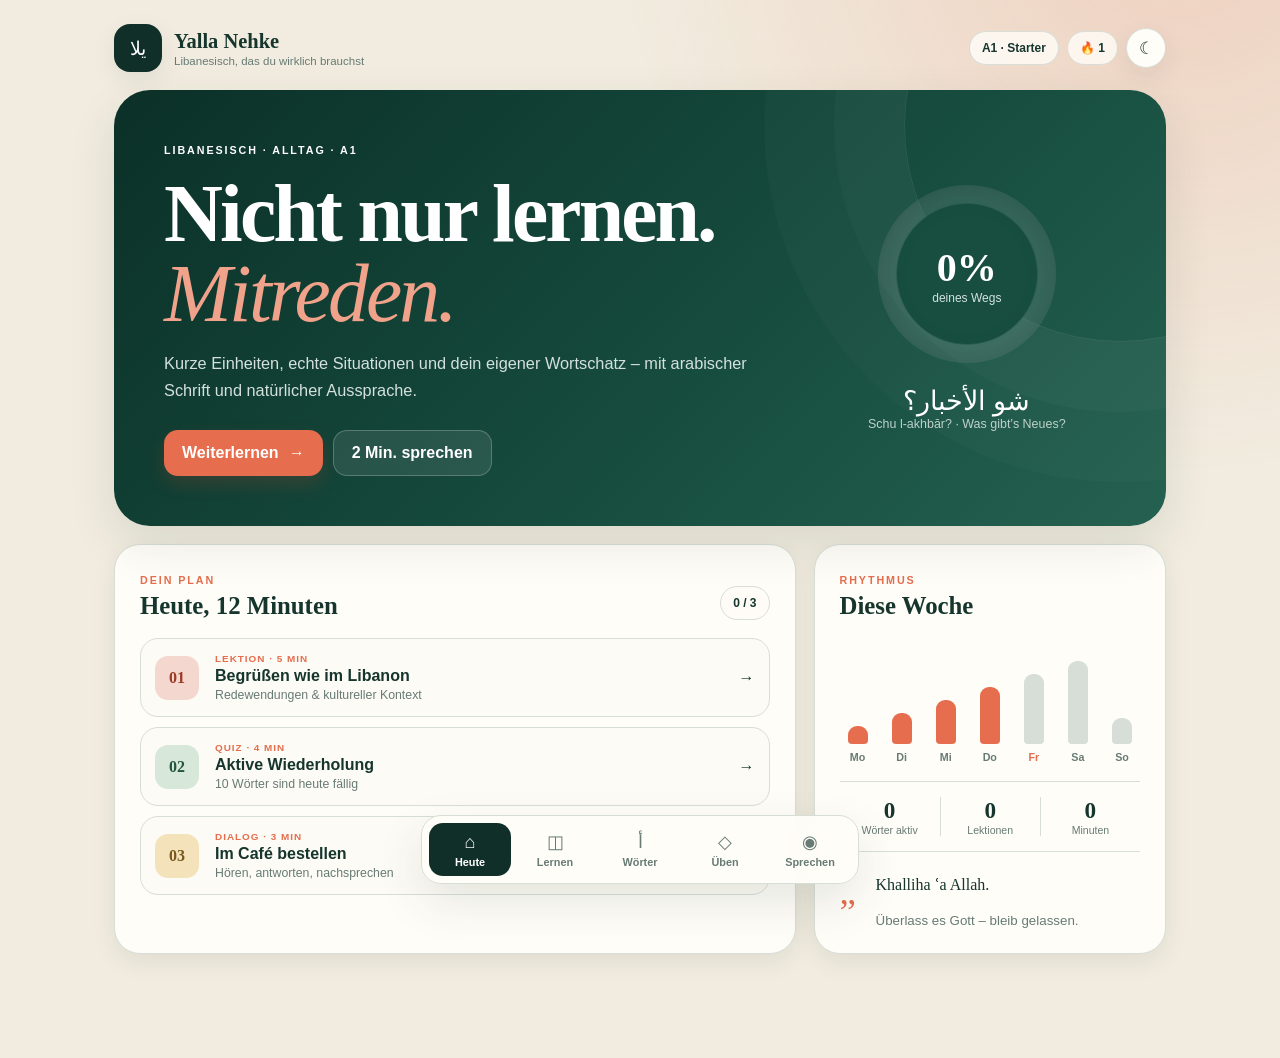
<file: index.html>
<!doctype html>
<html lang="de">
<head>
  <meta charset="UTF-8">
  <meta name="viewport" content="width=device-width, initial-scale=1, viewport-fit=cover">
  <meta id="themeColor" name="theme-color" content="#102f29">
  <meta name="description" content="Yalla Nehke – libanesisches Arabisch sprechen, verstehen, lesen und schreiben">
  <link rel="manifest" href="manifest.webmanifest?v=4">
  <link rel="icon" href="icon.svg" type="image/svg+xml">
  <link rel="stylesheet" href="styles.css?v=4">
  <script>try{document.documentElement.dataset.theme=localStorage.getItem('yalla-theme')||((matchMedia('(prefers-color-scheme: dark)').matches)?'dark':'light')}catch(e){}</script>
  <script defer src="audio-map.js?v=5"></script>
  <script defer src="app.js?v=5"></script>
  <title>Yalla Nehke – Libanesisch lernen</title>
</head>
<body>
  <header class="app-header">
    <a class="brand" href="#dashboard" data-view="dashboard" aria-label="Zur Startseite">
      <span class="brand-mark" lang="ar">يلا</span>
      <span><strong>Yalla Nehke</strong><small>Libanesisch, das du wirklich brauchst</small></span>
    </a>
    <div class="header-actions">
      <span class="level-chip">A1 · Starter</span>
      <span class="streak-chip" title="Lernserie">🔥 <b id="streakCount">1</b></span>
      <button id="themeToggle" class="icon-button" type="button" aria-label="Dunkelmodus einschalten" aria-pressed="false"><span aria-hidden="true">☾</span></button>
    </div>
  </header>

  <main class="app-shell">
    <section id="dashboard" class="view active-view" aria-labelledby="dashboardTitle">
      <div class="hero">
        <div class="hero-copy">
          <span class="kicker">LIBANESISCH · ALLTAG · A1</span>
          <h1 id="dashboardTitle">Nicht nur lernen.<br><em>Mitreden.</em></h1>
          <p>Kurze Einheiten, echte Situationen und dein eigener Wortschatz – mit arabischer Schrift und natürlicher Aussprache.</p>
          <div class="hero-actions">
            <button class="button primary" data-view="learn">Weiterlernen <span>→</span></button>
            <button class="button ghost-on-dark" data-view="speak">2 Min. sprechen</button>
          </div>
        </div>
        <div class="hero-progress" aria-label="Gesamtfortschritt">
          <div class="progress-ring" id="progressRing"><strong id="progressPercent">0%</strong><small>deines Wegs</small></div>
          <div class="hero-word" lang="ar" dir="rtl">شو الأخبار؟</div>
          <span>Schu l-akhbār? · Was gibt’s Neues?</span>
        </div>
      </div>

      <div class="dashboard-grid">
        <section class="panel daily-panel">
          <div class="section-head">
            <div><span class="kicker coral">DEIN PLAN</span><h2>Heute, 12 Minuten</h2></div>
            <span class="counter" id="dailyCounter">0 / 3</span>
          </div>
          <div class="route-list">
            <button class="route-card" data-view="learn">
              <span class="route-icon coral-bg">01</span><span><small>LEKTION · 5 MIN</small><strong>Begrüßen wie im Libanon</strong><em>Redewendungen & kultureller Kontext</em></span><b>→</b>
            </button>
            <button class="route-card" data-view="practice">
              <span class="route-icon mint-bg">02</span><span><small>QUIZ · 4 MIN</small><strong>Aktive Wiederholung</strong><em id="dueWords">10 Wörter sind heute fällig</em></span><b>→</b>
            </button>
            <button class="route-card" data-view="speak">
              <span class="route-icon gold-bg">03</span><span><small>DIALOG · 3 MIN</small><strong>Im Café bestellen</strong><em>Hören, antworten, nachsprechen</em></span><b>→</b>
            </button>
          </div>
        </section>

        <aside class="panel week-panel">
          <div class="section-head"><div><span class="kicker coral">RHYTHMUS</span><h2>Diese Woche</h2></div></div>
          <div class="week-chart" id="weekChart"></div>
          <div class="mini-stats">
            <div><strong id="knownStat">0</strong><span>Wörter aktiv</span></div>
            <div><strong id="lessonStat">0</strong><span>Lektionen</span></div>
            <div><strong id="minuteStat">0</strong><span>Minuten</span></div>
          </div>
          <blockquote><span>„</span><p>Khalliha ʿa Allah.</p><small>Überlass es Gott – bleib gelassen.</small></blockquote>
        </aside>
      </div>
    </section>

    <section id="learn" class="view" aria-labelledby="learnTitle">
      <div class="page-intro">
        <div><span class="kicker coral">DEIN LERNWEG</span><h1 id="learnTitle">Vom ersten Marhaba<br>zum echten Gespräch.</h1></div>
        <div class="path-summary"><strong id="pathProgress">0 / 6</strong><span>Module abgeschlossen</span></div>
      </div>
      <div class="module-grid" id="moduleGrid"></div>
      <section class="panel phrase-bank">
        <div class="section-head"><div><span class="kicker coral">SOFORT NÜTZLICH</span><h2>Sätze für heute</h2></div><span class="soft-chip">Tippen zum Hören</span></div>
        <div id="dailyPhrases" class="phrase-grid"></div>
      </section>
    </section>

    <section id="vocab" class="view" aria-labelledby="vocabTitle">
      <div class="page-intro compact">
        <div><span class="kicker coral">DEINE WORTWELT</span><h1 id="vocabTitle">Wörter sammeln.<br>Zusammenhänge sehen.</h1></div>
        <div class="intro-actions"><button class="button secondary" id="startCards">Lernkarten</button><button class="button primary" id="addWord">+ Eigenes Wort</button></div>
      </div>
      <div class="vocab-toolbar panel">
        <label class="search-field"><span>⌕</span><input id="wordSearch" type="search" placeholder="Arabisch, Lautschrift oder Deutsch suchen"></label>
        <div id="categoryFilters" class="filter-row"></div>
      </div>
      <section id="flashcardArea" class="flashcard-area" hidden>
        <div class="flashcard" id="flashcard">
          <span class="kicker">LERNKARTE <b id="cardPosition"></b></span>
          <button class="sound-button" id="speakCard" aria-label="Wort anhören">▶</button>
          <p class="card-arabic" id="cardArabic" lang="ar" dir="rtl"></p>
          <p class="card-latin" id="cardLatin"></p>
          <div id="cardAnswer" class="card-answer" hidden><strong id="cardGerman"></strong><p id="cardExample"></p></div>
          <button class="button light-wide" id="revealCard">Bedeutung zeigen</button>
          <div id="cardRatings" class="rating-row" hidden><button data-rating="again">↺ Nochmal</button><button data-rating="hard">◔ Schwierig</button><button data-rating="known">✓ Gewusst</button></div>
        </div>
      </section>
      <div class="vocab-meta"><span id="vocabCount"></span><span><b class="status-dot"></b> Lokal auf deinem Gerät gespeichert</span></div>
      <div id="wordList" class="word-table"></div>
    </section>

    <section id="practice" class="view" aria-labelledby="practiceTitle">
      <div class="page-intro compact">
        <div><span class="kicker coral">AKTIV ABRUFEN</span><h1 id="practiceTitle">Üben, bis es sitzt.</h1></div>
        <div class="segmented" role="tablist"><button class="active" data-practice="quiz">Wortquiz</button><button data-practice="script">Schrift</button></div>
      </div>
      <section id="quizPanel" class="practice-panel active-practice">
        <div class="quiz-layout">
          <div class="quiz-card panel">
            <div class="quiz-top"><span class="kicker coral">WAS BEDEUTET DAS?</span><span id="quizScore">0 richtig</span></div>
            <button class="sound-button dark" id="speakQuiz" aria-label="Quizwort anhören">▶</button>
            <p id="quizArabic" class="quiz-arabic" lang="ar" dir="rtl"></p>
            <p id="quizLatin" class="quiz-latin"></p>
            <div id="quizOptions" class="quiz-options"></div>
            <p id="quizFeedback" class="quiz-feedback" aria-live="polite"></p>
            <button id="nextQuiz" class="button primary" hidden>Nächste Frage →</button>
          </div>
          <aside class="panel coach-card"><span class="coach-icon">✦</span><span class="kicker coral">LERN-TIPP</span><h2>Erst laut sagen,<br>dann antworten.</h2><p>Aktives Erinnern und lautes Sprechen verankern Wörter besser als bloßes Wiederlesen.</p><div class="score-block"><strong id="sessionScore">0 / 0</strong><span>in dieser Runde</span></div></aside>
        </div>
      </section>
      <section id="scriptPanel" class="practice-panel">
        <div class="panel script-course">
          <div class="section-head"><div><span class="kicker coral">ARABISCHE SCHRIFT</span><h2>Buchstaben erkennen und verbinden</h2></div><span class="soft-chip">10 Starter</span></div>
          <div id="letterGrid" class="letter-grid"></div>
          <div id="letterDetail" class="letter-detail"><div class="big-letter" lang="ar">ا</div><div><span class="kicker coral">ALIF</span><h3>ا · ā / a</h3><p>Alif verbindet sich nicht mit dem folgenden Buchstaben. Tippe einen Buchstaben an, um seine Formen zu sehen.</p></div></div>
        </div>
      </section>
    </section>

    <section id="speak" class="view" aria-labelledby="speakTitle">
      <div class="page-intro compact">
        <div><span class="kicker coral">DIALOGTRAINER</span><h1 id="speakTitle">Rein in die Situation.</h1></div>
        <button id="playDialogue" class="button secondary">▶ Dialog anhören</button>
      </div>
      <div id="scenarioTabs" class="scenario-tabs"></div>
      <div class="speak-layout">
        <section class="phone panel">
          <div class="phone-head"><span class="avatar">ر</span><div><strong id="scenarioPartner">Rami</strong><small id="scenarioPlace">Café in Beirut</small></div><span class="live-dot">● LIVE</span></div>
          <div id="conversation" class="conversation"></div>
          <div id="responseOptions" class="response-options"></div>
        </section>
        <aside class="panel pronunciation-card">
          <span class="kicker coral">AUSSPRACHE</span><h2>Sprich deinen Satz</h2><p id="targetPhrase">Wähle im Dialog eine Antwort aus.</p>
          <button id="recordButton" class="record-button"><span>●</span><b>Aufnahme starten</b></button>
          <div id="speechResult" class="speech-result" aria-live="polite">Deine erkannte Antwort erscheint hier.</div>
          <p class="privacy-note">Die Aufnahme wird nur vom Sprachdienst deines Browsers verarbeitet und von dieser App nicht gespeichert.</p>
        </aside>
      </div>
    </section>
  </main>

  <nav class="bottom-nav" aria-label="Hauptnavigation">
    <button class="active" data-view="dashboard"><span>⌂</span><b>Heute</b></button>
    <button data-view="learn"><span>◫</span><b>Lernen</b></button>
    <button data-view="vocab"><span>أ</span><b>Wörter</b></button>
    <button data-view="practice"><span>◇</span><b>Üben</b></button>
    <button data-view="speak"><span>◉</span><b>Sprechen</b></button>
  </nav>

  <dialog id="wordDialog" class="modal">
    <form id="wordForm">
      <div class="modal-head"><div><span class="kicker coral">PERSÖNLICHER WORTSCHATZ</span><h2>Neues Wort</h2></div><button type="button" data-close="wordDialog" aria-label="Schließen">×</button></div>
      <label>Arabisch<input id="arabicInput" lang="ar" dir="rtl" required placeholder="مثلاً: مرحبا"></label>
      <label>Lautschrift<input id="latinInput" required placeholder="Marhaba"></label>
      <label>Deutsch<input id="germanInput" required placeholder="Hallo"></label>
      <label>Kategorie<select id="categoryInput"><option>Eigene Wörter</option><option>Begrüßung</option><option>Familie</option><option>Essen & Café</option><option>Unterwegs</option></select></label>
      <button class="button primary wide" type="submit">Wort speichern</button>
    </form>
  </dialog>

  <dialog id="lessonDialog" class="modal lesson-modal">
    <div id="lessonContent"></div>
  </dialog>
  <div id="toast" class="toast" role="status" aria-live="polite"></div>
</body>
</html>
</file>
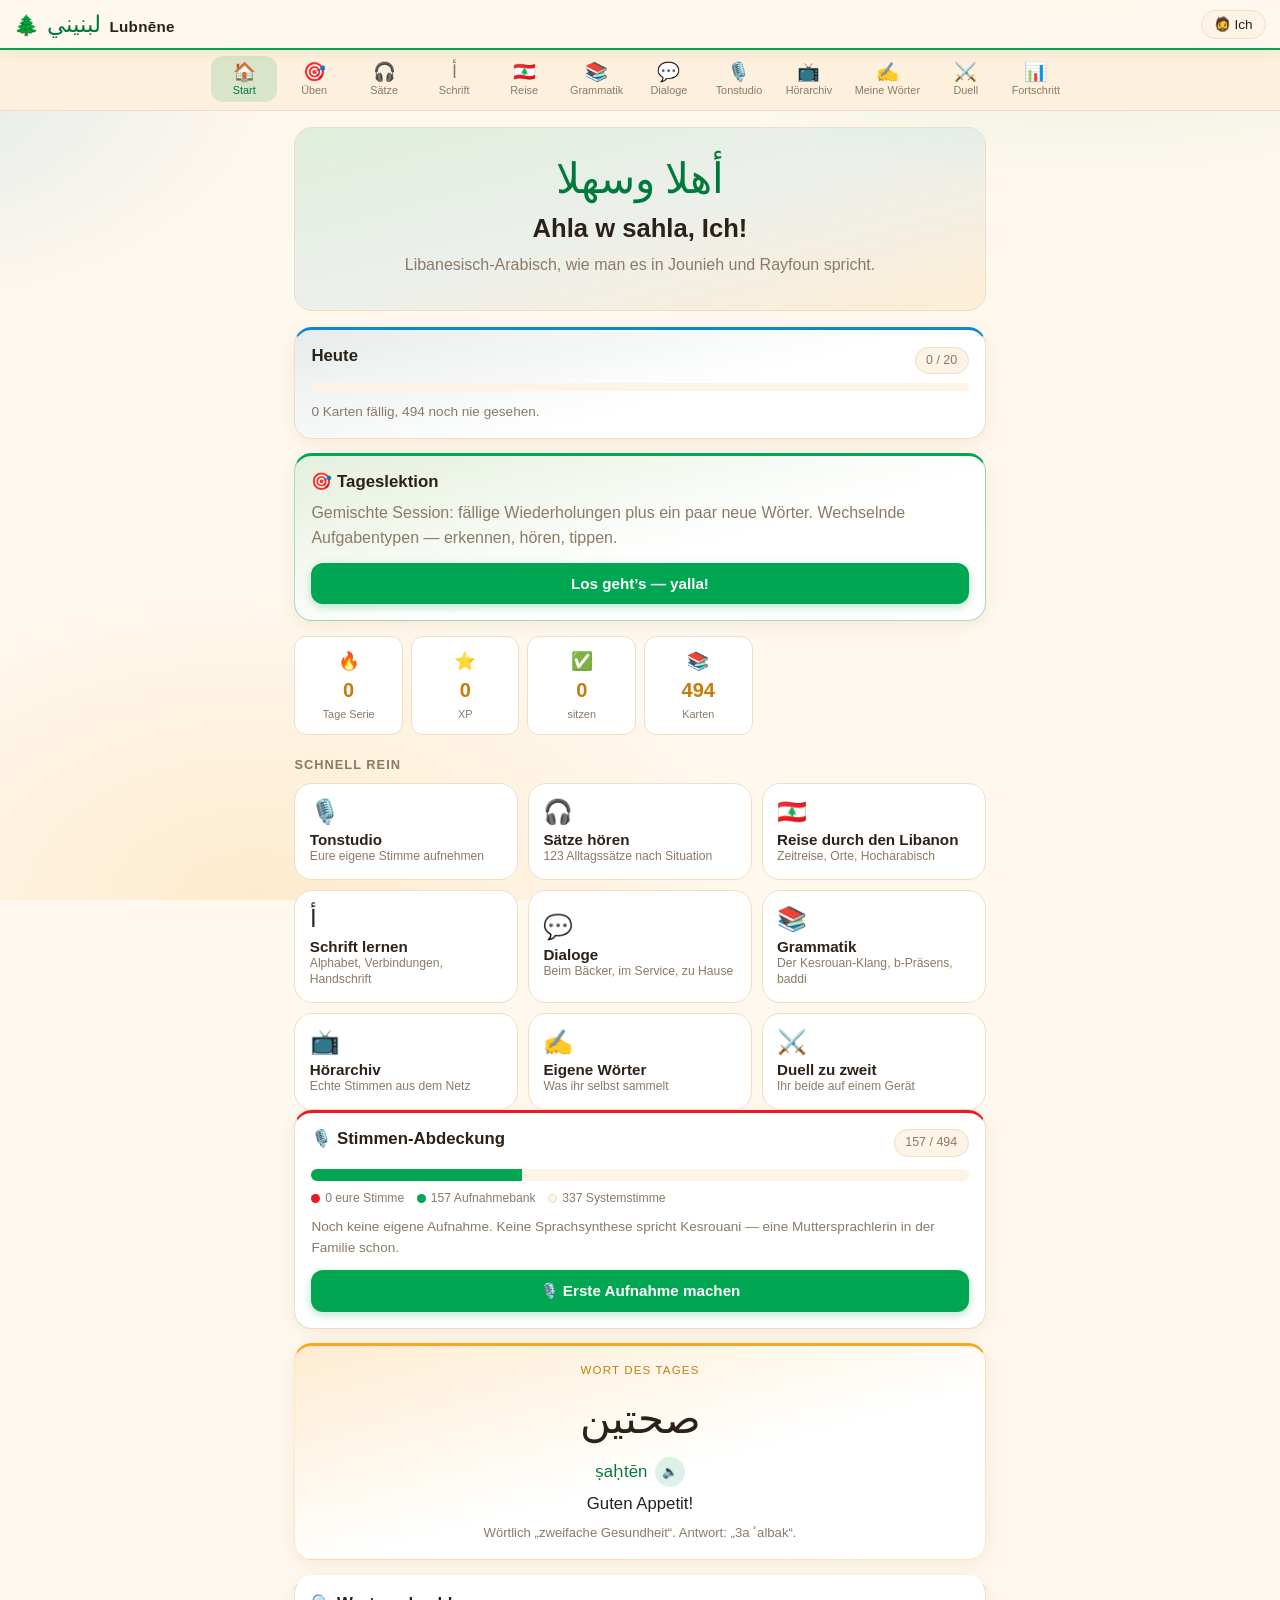
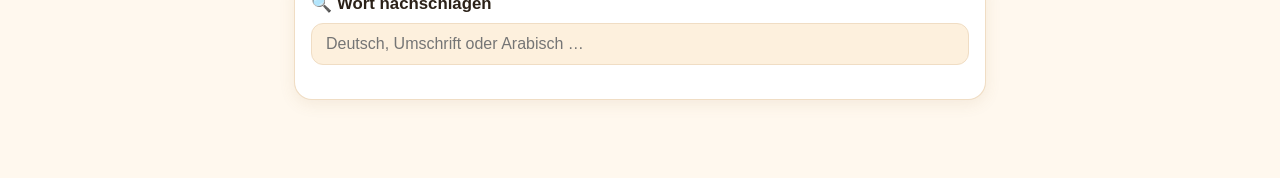
<file: lubnene/index.html>
<!DOCTYPE html>
<html lang="de">
<head>
<meta charset="utf-8">
<meta name="viewport" content="width=device-width, initial-scale=1, viewport-fit=cover">
<meta name="theme-color" content="#00a651">
<title>لبنيني · Lubnēne — Libanesisch-Arabisch lernen</title>
<meta name="description" content="Libanesisch-Arabisch lernen, wie man es in Jounieh und Rayfoun spricht.">
<link rel="manifest" href="manifest.webmanifest">
<meta name="apple-mobile-web-app-capable" content="yes">
<meta name="apple-mobile-web-app-status-bar-style" content="default">
<link rel="stylesheet" href="assets/css/app.css">
<link rel="icon" href="data:image/svg+xml,<svg xmlns='http://www.w3.org/2000/svg' viewBox='0 0 100 100'><text y='.9em' font-size='90'>🌲</text></svg>">
</head>
<body>

<header class="topbar">
  <button class="brand" data-nav="#/home">
    <span class="brand-cedar" aria-hidden="true">🌲</span>
    <span class="brand-ar">لبنيني</span>
    <span class="brand-de">Lubnēne</span>
  </button>
  <div class="topbar-right">
    <div class="streak" id="topStreak" title="Serie"></div>
    <button class="profile-chip" id="profileChip" title="Profil wechseln"></button>
  </div>
</header>

<nav class="tabbar" id="tabbar">
  <button data-nav="#/home"><span>🏠</span>Start</button>
  <button data-nav="#/learn"><span>🎯</span>Üben</button>
  <button data-nav="#/saetze"><span>🎧</span>Sätze</button>
  <button data-nav="#/alphabet"><span>ﺃ</span>Schrift</button>
  <button data-nav="#/reise"><span>🇱🇧</span>Reise</button>
  <button data-nav="#/grammar"><span>📚</span>Grammatik</button>
  <button data-nav="#/dialogues"><span>💬</span>Dialoge</button>
  <button data-nav="#/studio"><span>🎙️</span>Tonstudio</button>
  <button data-nav="#/hoeren"><span>📺</span>Hörarchiv</button>
  <button data-nav="#/mywords"><span>✍️</span>Meine Wörter</button>
  <button data-nav="#/duel"><span>⚔️</span>Duell</button>
  <button data-nav="#/stats"><span>📊</span>Fortschritt</button>
</nav>

<main id="view" class="view"></main>

<div class="modal-backdrop" id="modalBackdrop" hidden>
  <div class="modal" id="modal" role="dialog" aria-modal="true"></div>
</div>

<div class="toast" id="toast" hidden></div>

<!-- Echte Aufnahmen aus dem Projektbestand -->
<script src="../audio-map-v6.js"></script>

<!-- Daten -->
<script src="assets/js/data/alphabet.js"></script>
<script src="assets/js/data/vocab-core.js"></script>
<script src="assets/js/data/vocab-plus.js"></script>
<script src="assets/js/data/audio-phrases.js"></script>
<script src="assets/js/data/grammar.js"></script>
<script src="assets/js/data/dialogues.js"></script>
<script src="assets/js/data/verbs.js"></script>
<script src="assets/js/data/journey.js"></script>

<!-- Kern -->
<script src="assets/js/core/util.js"></script>
<script src="assets/js/core/store.js"></script>
<script src="assets/js/core/srs.js"></script>
<script src="assets/js/core/tts.js"></script>
<script src="assets/js/core/phonetics.js"></script>
<script src="assets/js/core/audio.js"></script>
<script src="assets/js/core/recorder.js"></script>
<script src="assets/js/core/keyboard.js"></script>
<script src="assets/js/core/items.js"></script>

<!-- Ansichten -->
<script src="assets/js/views/home.js"></script>
<script src="assets/js/views/learn.js"></script>
<script src="assets/js/views/drill.js"></script>
<script src="assets/js/views/phrases.js"></script>
<script src="assets/js/views/alphabet.js"></script>
<script src="assets/js/views/journey.js"></script>
<script src="assets/js/views/studio.js"></script>
<script src="assets/js/views/listening.js"></script>
<script src="assets/js/views/grammar.js"></script>
<script src="assets/js/views/dialogues.js"></script>
<script src="assets/js/views/mywords.js"></script>
<script src="assets/js/views/duel.js"></script>
<script src="assets/js/views/stats.js"></script>

<script src="assets/js/app.js"></script>
<script>
if ('serviceWorker' in navigator) {
  window.addEventListener('load', function () {
    navigator.serviceWorker.register('sw.js').catch(function () { /* offline ist optional */ });
  });
}
</script>
</body>
</html>
</file>
<file: styles.css>
:root{color-scheme:light;--bg:#f1ecdf;--surface:#fffdf8;--surface-2:#e8efe6;--ink:#15352d;--muted:#677b74;--forest:#102f29;--forest-2:#1e5145;--coral:#e66d4d;--gold:#e6b85c;--mint:#bad8c2;--line:#d7ded7;--shadow:0 18px 48px rgba(27,55,46,.11);--soft-shadow:0 8px 24px rgba(27,55,46,.08)}
html[data-theme="dark"]{color-scheme:dark;--bg:#091915;--surface:#122721;--surface-2:#19372f;--ink:#f1f8f4;--muted:#a4bbb3;--forest:#0d2923;--forest-2:#286556;--coral:#f18768;--gold:#e8bd67;--mint:#315c4f;--line:#29463e;--shadow:0 20px 50px rgba(0,0,0,.34);--soft-shadow:0 9px 26px rgba(0,0,0,.25)}
*{box-sizing:border-box}html{background:var(--bg);color:var(--ink);font-family:Inter,ui-sans-serif,-apple-system,BlinkMacSystemFont,"Segoe UI",sans-serif;scroll-behavior:smooth}body{margin:0;min-height:100vh;padding:env(safe-area-inset-top) 0 calc(104px + env(safe-area-inset-bottom));background:radial-gradient(circle at 92% -8%,color-mix(in srgb,var(--coral) 22%,transparent),transparent 34%),var(--bg);transition:background-color .25s,color .25s}button,input,select{font:inherit}button{cursor:pointer}button:focus-visible,input:focus-visible,select:focus-visible{outline:3px solid color-mix(in srgb,var(--coral) 50%,transparent);outline-offset:2px}.app-header{max-width:1100px;margin:auto;padding:24px 24px 18px;display:flex;align-items:center;justify-content:space-between;gap:18px}.brand{display:flex;align-items:center;gap:12px;color:var(--ink);text-decoration:none}.brand-mark{width:48px;height:48px;display:grid;place-items:center;border-radius:16px;background:var(--forest);color:#fff;font-family:Georgia,serif;font-size:1.2rem;box-shadow:var(--soft-shadow)}.brand strong,.brand small{display:block}.brand strong{font-family:Georgia,serif;font-size:1.28rem}.brand small{color:var(--muted);font-size:.72rem;margin-top:2px}.header-actions{display:flex;align-items:center;gap:8px}.level-chip,.streak-chip,.soft-chip,.counter{border:1px solid var(--line);background:color-mix(in srgb,var(--surface) 82%,transparent);padding:9px 12px;border-radius:999px;font-size:.75rem;font-weight:800}.icon-button{width:40px;height:40px;border-radius:50%;border:1px solid var(--line);background:var(--surface);color:var(--ink);box-shadow:var(--soft-shadow);font-size:1.05rem}.app-shell{max-width:1100px;margin:auto;padding:0 24px}.view{display:none}.active-view{display:block}.hero{min-height:400px;display:grid;grid-template-columns:1.35fr .65fr;align-items:center;gap:34px;padding:50px;border-radius:36px;color:#fff;background:linear-gradient(135deg,#0b3028,#174e40 62%,#256150);box-shadow:var(--shadow);overflow:hidden;position:relative}.hero:before{content:"";position:absolute;width:430px;height:430px;border:1px solid rgba(255,255,255,.09);border-radius:50%;right:-170px;top:-180px;box-shadow:0 0 0 70px rgba(255,255,255,.025),0 0 0 140px rgba(255,255,255,.018)}.hero-copy,.hero-progress{position:relative;z-index:1}.kicker{font-size:.67rem;font-weight:900;letter-spacing:.18em}.kicker.coral{color:var(--coral)}.hero h1,.page-intro h1{font-family:Georgia,serif;line-height:.98;letter-spacing:-.035em}.hero h1{font-size:clamp(2.7rem,7vw,5.1rem);margin:16px 0}.hero h1 em{color:#f1a28a;font-weight:400}.hero-copy>p{max-width:590px;color:#d4e1dc;line-height:1.65;font-size:1.02rem}.hero-actions,.intro-actions{display:flex;gap:10px;flex-wrap:wrap;margin-top:26px}.button{border:0;border-radius:14px;padding:13px 18px;font-weight:850;display:inline-flex;align-items:center;justify-content:center;gap:10px}.button.primary{background:var(--coral);color:#fff;box-shadow:0 8px 18px rgba(196,73,44,.2)}.button.secondary{background:var(--forest);color:#fff}.ghost-on-dark{background:rgba(255,255,255,.09);border:1px solid rgba(255,255,255,.22);color:#fff}.hero-progress{text-align:center;display:grid;justify-items:center}.progress-ring{--progress:0deg;width:178px;height:178px;border-radius:50%;display:grid;place-content:center;background:radial-gradient(circle closest-side,#174e40 78%,transparent 80%),conic-gradient(#f08a69 var(--progress),rgba(255,255,255,.12) 0);box-shadow:inset 0 0 30px rgba(0,0,0,.15)}.progress-ring strong,.progress-ring small{display:block}.progress-ring strong{font-family:Georgia,serif;font-size:2.5rem}.progress-ring small{color:#d2e3dc;font-size:.75rem}.hero-word{font-family:Georgia,serif;font-size:1.7rem;margin-top:22px}.hero-progress>span{color:#bdd2ca;font-size:.78rem}.dashboard-grid{display:grid;grid-template-columns:1.45fr .75fr;gap:18px;margin-top:18px}.panel{background:var(--surface);border:1px solid var(--line);border-radius:26px;box-shadow:var(--soft-shadow)}.daily-panel,.week-panel,.phrase-bank,.vocab-toolbar,.script-course,.quiz-card,.coach-card,.pronunciation-card{padding:25px}.section-head{display:flex;align-items:flex-end;justify-content:space-between;gap:14px;margin-bottom:18px}.section-head h2{font-family:Georgia,serif;margin:4px 0 0;font-size:1.55rem}.route-list{display:grid;gap:10px}.route-card{width:100%;display:grid;grid-template-columns:46px 1fr auto;align-items:center;gap:14px;border:1px solid var(--line);background:color-mix(in srgb,var(--surface) 86%,var(--bg));color:var(--ink);border-radius:18px;padding:14px;text-align:left}.route-card:hover{transform:translateY(-1px);box-shadow:var(--soft-shadow)}.route-card span>*{display:block}.route-card small{color:var(--coral);font-size:.62rem;letter-spacing:.1em;font-weight:900}.route-card strong{margin:3px 0}.route-card em{font-style:normal;color:var(--muted);font-size:.77rem}.route-icon{width:44px;height:44px;border-radius:13px;display:grid;place-items:center;font-family:Georgia,serif;font-weight:800}.coral-bg{background:#f4d7ce;color:#9b3b26}.mint-bg{background:#d7e8da;color:#24533f}.gold-bg{background:#f4e3ba;color:#76581f}html[data-theme="dark"] .coral-bg{background:#563127;color:#ffb39d}html[data-theme="dark"] .mint-bg{background:#294d42;color:#c6e8d7}html[data-theme="dark"] .gold-bg{background:#4b4025;color:#f5d890}.week-chart{height:125px;display:flex;align-items:end;justify-content:space-between;gap:8px;padding-top:12px}.day-bar{flex:1;display:grid;justify-items:center;gap:7px;color:var(--muted);font-size:.67rem}.day-bar i{width:100%;max-width:20px;min-height:8px;border-radius:9px 9px 4px 4px;background:var(--line)}.day-bar.done i{background:var(--coral)}.day-bar.today b{color:var(--coral)}.mini-stats{display:grid;grid-template-columns:repeat(3,1fr);border-top:1px solid var(--line);border-bottom:1px solid var(--line);margin:18px 0;padding:15px 0}.mini-stats div{text-align:center}.mini-stats div+div{border-left:1px solid var(--line)}.mini-stats strong,.mini-stats span{display:block}.mini-stats strong{font-family:Georgia,serif;font-size:1.45rem}.mini-stats span{color:var(--muted);font-size:.66rem}.week-panel blockquote{margin:0;display:grid;grid-template-columns:28px 1fr;column-gap:8px}.week-panel blockquote>span{font-family:Georgia,serif;font-size:2.3rem;color:var(--coral)}.week-panel blockquote p{font-family:Georgia,serif;margin:5px 0}.week-panel blockquote small{grid-column:2;color:var(--muted)}.page-intro{display:flex;justify-content:space-between;align-items:end;gap:30px;padding:42px 4px 28px}.page-intro.compact{padding-top:28px}.page-intro h1{font-size:clamp(2.25rem,5vw,4.1rem);margin:10px 0 0}.path-summary{text-align:right}.path-summary strong,.path-summary span{display:block}.path-summary strong{font-family:Georgia,serif;font-size:1.8rem}.path-summary span{color:var(--muted);font-size:.75rem}.module-grid{display:grid;grid-template-columns:repeat(3,1fr);gap:14px;margin-bottom:18px}.module-card{position:relative;min-height:240px;padding:24px;border:1px solid var(--line);background:var(--surface);color:var(--ink);border-radius:25px;text-align:left;overflow:hidden;box-shadow:var(--soft-shadow)}.module-card:hover{transform:translateY(-3px)}.module-card.completed:after{content:"✓";position:absolute;right:18px;top:18px;width:28px;height:28px;border-radius:50%;display:grid;place-items:center;background:var(--mint);font-weight:900}.module-index{font-family:Georgia,serif;font-size:3.2rem;color:color-mix(in srgb,var(--coral) 60%,transparent)}.module-card h3{font-family:Georgia,serif;font-size:1.45rem;margin:18px 0 7px}.module-card p{color:var(--muted);line-height:1.5;font-size:.84rem}.module-meta{position:absolute;left:24px;right:24px;bottom:20px;display:flex;justify-content:space-between;color:var(--muted);font-size:.7rem;font-weight:800}.phrase-bank{margin-bottom:20px}.phrase-grid{display:grid;grid-template-columns:repeat(3,1fr);gap:10px}.phrase-button{border:1px solid var(--line);border-radius:17px;background:var(--bg);color:var(--ink);padding:16px;text-align:left}.phrase-button strong,.phrase-button span,.phrase-button small{display:block}.phrase-button strong{font-family:Georgia,serif;font-size:1.45rem}.phrase-button span{font-weight:750;margin:7px 0 3px}.phrase-button small{color:var(--muted)}.vocab-toolbar{display:flex;align-items:center;gap:16px;margin-bottom:16px}.search-field{flex:1;display:flex;align-items:center;gap:10px;border:1px solid var(--line);background:var(--bg);border-radius:14px;padding:0 14px}.search-field input{width:100%;border:0;background:transparent;color:var(--ink);padding:13px 0;outline:0}.filter-row{display:flex;gap:6px;flex-wrap:wrap}.filter-row button,.scenario-tabs button,.segmented button{border:1px solid var(--line);background:transparent;color:var(--muted);padding:9px 12px;border-radius:999px;font-size:.74rem;font-weight:800}.filter-row button.active,.scenario-tabs button.active,.segmented button.active{background:var(--forest);border-color:var(--forest);color:#fff}.vocab-meta{display:flex;justify-content:space-between;color:var(--muted);font-size:.73rem;margin:15px 4px}.status-dot{display:inline-block;width:7px;height:7px;border-radius:50%;background:#4aa773;margin-right:5px}.word-table{display:grid;gap:8px}.word-row{display:grid;grid-template-columns:1.25fr 1fr 1.5fr auto;align-items:center;gap:16px;padding:14px 18px;border:1px solid var(--line);background:var(--surface);border-radius:17px}.word-row .arabic{font-family:Georgia,serif;font-size:1.5rem}.word-row .latin{font-weight:750}.word-row .translation{color:var(--muted)}.word-actions{display:flex;gap:5px}.word-actions button,.sound-mini{width:34px;height:34px;border-radius:50%;border:1px solid var(--line);background:transparent;color:var(--ink)}.empty-state{padding:45px;text-align:center;color:var(--muted)}.flashcard-area{margin-bottom:18px}.flashcard{max-width:580px;margin:auto;padding:28px;text-align:center;border-radius:30px;background:linear-gradient(145deg,#103a31,#1d5a4c);color:#fff;box-shadow:var(--shadow);position:relative}.sound-button{position:absolute;right:20px;top:20px;width:42px;height:42px;border-radius:50%;border:1px solid rgba(255,255,255,.2);background:rgba(255,255,255,.08);color:#fff}.card-arabic{font-family:Georgia,serif;font-size:3.6rem;margin:32px 0 7px}.card-latin{color:#c8ddd5;font-weight:750}.card-answer{padding:16px 0}.card-answer strong{font-size:1.35rem}.card-answer p{color:#c8ddd5}.light-wide{width:100%;background:#fff;color:#123a31}.rating-row{display:grid;grid-template-columns:repeat(3,1fr);gap:8px}.rating-row button{border:1px solid rgba(255,255,255,.2);background:rgba(255,255,255,.08);color:#fff;border-radius:13px;padding:12px}.segmented{display:flex;background:var(--surface);border:1px solid var(--line);border-radius:999px;padding:4px}.segmented button{border:0}.practice-panel{display:none}.active-practice{display:block}.quiz-layout,.speak-layout{display:grid;grid-template-columns:1.4fr .6fr;gap:16px}.quiz-card{position:relative;text-align:center;min-height:485px}.quiz-top{display:flex;justify-content:space-between;color:var(--muted);font-size:.75rem}.sound-button.dark{background:var(--forest);top:72px}.quiz-arabic{font-family:Georgia,serif;font-size:4.4rem;margin:50px 0 4px}.quiz-latin{color:var(--muted);font-weight:750}.quiz-options{display:grid;grid-template-columns:1fr 1fr;gap:9px;margin:30px 0 12px}.quiz-options button{border:1px solid var(--line);background:var(--bg);color:var(--ink);border-radius:14px;padding:15px;font-weight:800}.quiz-options button.correct{background:#d8eddd;border-color:#79b889;color:#194d2b}.quiz-options button.wrong{background:#f5d9d1;border-color:#d88670;color:#7a2c1a}.quiz-feedback{min-height:22px;color:var(--muted);font-weight:750}.coach-card{background:var(--forest);color:#fff}.coach-icon{display:block;font-size:2rem;color:var(--gold);margin-bottom:24px}.coach-card h2{font-family:Georgia,serif;font-size:1.75rem}.coach-card p{color:#c3d5ce;line-height:1.6}.score-block{border-top:1px solid rgba(255,255,255,.16);margin-top:35px;padding-top:20px}.score-block strong,.score-block span{display:block}.score-block strong{font-family:Georgia,serif;font-size:2rem}.score-block span{color:#b8ccc4}.script-course{margin-bottom:20px}.letter-grid{display:grid;grid-template-columns:repeat(10,1fr);gap:7px}.letter-button{aspect-ratio:1;border:1px solid var(--line);background:var(--bg);color:var(--ink);border-radius:14px;font-family:Georgia,serif;font-size:1.8rem}.letter-button.active{background:var(--coral);color:#fff;border-color:var(--coral)}.letter-detail{margin-top:20px;padding:25px;border-radius:20px;background:var(--surface-2);display:grid;grid-template-columns:120px 1fr;align-items:center;gap:25px}.big-letter{font-family:Georgia,serif;font-size:6rem;text-align:center}.letter-detail h3{font-family:Georgia,serif;font-size:1.6rem;margin:6px 0}.letter-detail p{color:var(--muted);line-height:1.6}.scenario-tabs{display:flex;gap:7px;overflow-x:auto;padding:2px 2px 14px}.phone{overflow:hidden}.phone-head{display:flex;align-items:center;gap:12px;padding:17px 20px;border-bottom:1px solid var(--line)}.avatar{width:42px;height:42px;border-radius:50%;display:grid;place-items:center;background:var(--mint);font-family:Georgia,serif;font-size:1.3rem}.phone-head strong,.phone-head small{display:block}.phone-head small{color:var(--muted)}.live-dot{margin-left:auto;color:#55a875;font-size:.65rem;font-weight:900}.conversation{min-height:390px;max-height:440px;overflow-y:auto;padding:20px;display:flex;flex-direction:column;gap:12px;background:color-mix(in srgb,var(--surface) 86%,var(--bg))}.message{max-width:82%;padding:13px 15px;border-radius:17px;background:var(--surface);border:1px solid var(--line)}.message.me{align-self:flex-end;background:var(--mint)}.message .arabic{font-family:Georgia,serif;font-size:1.35rem}.message p{margin:4px 0}.message small{color:var(--muted)}.message button{border:0;background:transparent;color:var(--coral);padding:3px 0;font-weight:900}.response-options{padding:14px;display:grid;gap:7px;border-top:1px solid var(--line)}.response-options button{border:1px solid var(--line);background:var(--surface);color:var(--ink);border-radius:14px;padding:11px;text-align:left}.response-options button:hover{border-color:var(--coral)}.pronunciation-card h2{font-family:Georgia,serif;font-size:1.8rem}.pronunciation-card>p{color:var(--muted);line-height:1.55}.record-button{width:100%;display:flex;align-items:center;justify-content:center;gap:10px;border:0;border-radius:16px;padding:16px;background:var(--coral);color:#fff}.record-button.listening{animation:pulse 1.2s infinite}.speech-result{min-height:80px;border:1px dashed var(--line);background:var(--bg);border-radius:16px;padding:14px;margin-top:14px;color:var(--muted)}.privacy-note{font-size:.68rem!important}.modal{width:min(92%,520px);padding:0;border:1px solid var(--line);border-radius:26px;background:var(--surface);color:var(--ink);box-shadow:0 30px 90px rgba(0,0,0,.32)}.modal::backdrop{background:rgba(4,17,14,.72);backdrop-filter:blur(5px)}.modal form,.lesson-modal>div{padding:25px}.modal-head{display:flex;justify-content:space-between;align-items:start}.modal-head h2{font-family:Georgia,serif;font-size:1.8rem;margin:5px 0}.modal-head button{border:0;background:transparent;color:var(--ink);font-size:1.6rem}.modal label{display:grid;gap:6px;margin:14px 0;font-weight:800;font-size:.78rem}.modal input,.modal select{border:1px solid var(--line);border-radius:13px;background:var(--bg);color:var(--ink);padding:12px}.wide{width:100%;margin-top:8px}.lesson-hero{padding:28px;background:var(--forest);color:#fff}.lesson-hero h2{font-family:Georgia,serif;font-size:2rem;margin:8px 0}.lesson-body{padding:22px}.lesson-phrase{padding:15px;border:1px solid var(--line);border-radius:15px;margin:9px 0}.lesson-phrase strong,.lesson-phrase span,.lesson-phrase small{display:block}.lesson-phrase strong{font-family:Georgia,serif;font-size:1.4rem}.lesson-phrase span{margin:5px 0}.lesson-phrase small{color:var(--muted)}.toast{position:fixed;z-index:50;left:50%;bottom:110px;transform:translate(-50%,20px);background:var(--forest);color:#fff;border-radius:14px;padding:12px 17px;box-shadow:var(--shadow);opacity:0;pointer-events:none;transition:.25s}.toast.show{opacity:1;transform:translate(-50%,0)}.bottom-nav{position:fixed;z-index:20;left:50%;bottom:16px;transform:translateX(-50%);display:flex;gap:3px;padding:7px;border:1px solid var(--line);border-radius:20px;background:color-mix(in srgb,var(--surface) 91%,transparent);backdrop-filter:blur(18px);box-shadow:var(--shadow)}.bottom-nav button{min-width:82px;border:0;border-radius:14px;background:transparent;color:var(--muted);padding:8px 12px}.bottom-nav button span,.bottom-nav button b{display:block}.bottom-nav button span{font-size:1.12rem}.bottom-nav button b{font-size:.68rem;margin-top:3px}.bottom-nav button.active{background:var(--forest);color:#fff}@keyframes pulse{50%{box-shadow:0 0 0 10px color-mix(in srgb,var(--coral) 20%,transparent)}}@media(max-width:800px){.hero,.dashboard-grid,.quiz-layout,.speak-layout{grid-template-columns:1fr}.hero{padding:34px 26px}.hero-progress{display:none}.module-grid,.phrase-grid{grid-template-columns:1fr 1fr}.word-row{grid-template-columns:1fr 1fr}.word-row .translation{grid-column:1/2}.word-actions{grid-column:2;grid-row:1/3;justify-self:end}.letter-grid{grid-template-columns:repeat(5,1fr)}.week-panel{order:-1}.page-intro{align-items:start;flex-direction:column}.path-summary{text-align:left}}@media(max-width:560px){body{padding-bottom:calc(86px + env(safe-area-inset-bottom))}.app-header{padding:17px 16px 12px}.app-shell{padding:0 14px}.brand small,.level-chip{display:none}.brand-mark{width:42px;height:42px}.hero{min-height:380px;border-radius:27px}.hero h1{font-size:3.05rem}.dashboard-grid{margin-top:12px}.daily-panel,.week-panel,.phrase-bank,.vocab-toolbar,.script-course,.quiz-card,.coach-card,.pronunciation-card{padding:19px}.module-grid,.phrase-grid{grid-template-columns:1fr}.module-card{min-height:210px}.vocab-toolbar{align-items:stretch;flex-direction:column}.word-row{padding:13px}.word-row .arabic{font-size:1.35rem}.quiz-arabic{font-size:3.5rem}.quiz-options{grid-template-columns:1fr}.letter-detail{grid-template-columns:80px 1fr;padding:18px}.big-letter{font-size:4.5rem}.bottom-nav{bottom:0;left:0;right:0;transform:none;border-radius:18px 18px 0 0;border-bottom:0;justify-content:space-around;padding-bottom:calc(7px + env(safe-area-inset-bottom))}.bottom-nav button{min-width:0;flex:1;padding:8px 4px}.header-actions{gap:5px}.streak-chip{padding:8px 10px}.intro-actions{width:100%}.intro-actions .button{flex:1}}@media(prefers-reduced-motion:reduce){*{scroll-behavior:auto!important;animation:none!important;transition:none!important}}
</file>
<file: lubnene/assets/css/app.css>
/* Lubnēne — Farbwelt: Zedernwald, Sandstein, Abendlicht über Jounieh. */

:root {
  /* Libanon-Palette: Flaggenrot, Zederngrün, Mittelmeer, Sonne, Sandstein */
  --bg:        #fff8ee;
  --bg-2:      #fdf0dd;
  --card:      #ffffff;
  --card-2:    #fdf3e6;
  --line:      #f0ddc4;
  --text:      #2b2118;
  --muted:     #8a7a66;
  --accent:    #00a651;   /* Zederngrün der Flagge */
  --accent-2:  #00c462;
  --accent-d:  #007a3c;
  --gold:      #f5a623;   /* Sonne über der Bucht */
  --gold-d:    #c47d0a;
  --red:       #ee161f;   /* Flaggenrot */
  --sea:       #0e86d4;   /* Mittelmeer */
  --clay:      #c96a3f;   /* Sandstein von Baalbek */
  --blue:      #0e86d4;
  --radius:    18px;
  --radius-sm: 12px;
  --shadow:    0 4px 16px rgba(150,110,60,.10);
  --shadow-lg: 0 10px 30px rgba(150,110,60,.16);
  --ar-font:   "Noto Naskh Arabic", "Amiri", "Geeza Pro", "Traditional Arabic", "Segoe UI", serif;
}

* { box-sizing: border-box; }

html, body {
  margin: 0; padding: 0;
  background: var(--bg);
  color: var(--text);
  font-family: -apple-system, BlinkMacSystemFont, "Segoe UI", Roboto, "Helvetica Neue", Arial, sans-serif;
  font-size: 16px;
  line-height: 1.55;
  -webkit-text-size-adjust: 100%;
}

body {
  padding-bottom: env(safe-area-inset-bottom);
  background-image:
    radial-gradient(900px 480px at 85% -12%, rgba(0,166,81,.16), transparent 62%),
    radial-gradient(700px 420px at -10% 8%, rgba(14,134,212,.13), transparent 60%),
    radial-gradient(800px 500px at 20% 100%, rgba(245,166,35,.16), transparent 62%);
  background-attachment: fixed;
}

h1, h2, h3, h4 { margin: 0 0 .5rem; line-height: 1.25; font-weight: 650; }
h1 { font-size: 1.6rem; }
h2 { font-size: 1.35rem; }
h3 { font-size: 1.05rem; }
p  { margin: 0 0 .6rem; }
.muted { color: var(--muted); }
.small { font-size: .85rem; }

[lang="ar"], .q-arabic, .we-ar, .lc-ar { font-family: var(--ar-font); }

/* ---------- Kopf & Navigation ---------- */

.topbar {
  position: sticky; top: 0; z-index: 40;
  display: flex; align-items: center; justify-content: space-between;
  gap: .75rem;
  padding: .6rem .9rem;
  padding-top: calc(.6rem + env(safe-area-inset-top));
  background: rgba(255,248,238,.94);
  backdrop-filter: blur(12px);
  border-bottom: 1px solid var(--line);
}

.brand {
  display: flex; align-items: baseline; gap: .5rem;
  background: none; border: 0; color: var(--text); cursor: pointer; padding: 0;
}
.brand-ar { font-family: var(--ar-font); font-size: 1.45rem; color: var(--gold); }
.brand-de { font-size: .95rem; font-weight: 600; letter-spacing: .02em; }

.topbar-right { display: flex; align-items: center; gap: .6rem; }
.streak { color: var(--gold); font-weight: 700; font-size: .9rem; white-space: nowrap; }

.profile-chip {
  background: var(--card-2); border: 1px solid var(--line); color: var(--text);
  border-radius: 999px; padding: .35rem .75rem; font-size: .85rem;
  cursor: pointer; max-width: 46vw; overflow: hidden;
  text-overflow: ellipsis; white-space: nowrap;
}
.profile-chip:hover { border-color: var(--accent); }

.tabbar {
  position: sticky; top: 0; z-index: 30;
  display: flex; gap: .25rem; overflow-x: auto;
  padding: .5rem .6rem;
  background: var(--bg-2);
  border-bottom: 1px solid var(--line);
  scrollbar-width: none;
}
.tabbar::-webkit-scrollbar { display: none; }
.tabbar button {
  flex: 0 0 auto;
  display: flex; flex-direction: column; align-items: center; gap: .15rem;
  min-width: 66px; padding: .4rem .55rem;
  background: none; border: 0; border-radius: var(--radius-sm);
  color: var(--muted); font-size: .68rem; cursor: pointer;
  transition: background .15s, color .15s;
}
.tabbar button span { font-size: 1.15rem; line-height: 1; }
.tabbar button:hover { color: var(--text); background: rgba(0,0,0,.035); }
.tabbar button.is-active { color: var(--accent-2); background: rgba(0,166,81,.12); }

.view {
  max-width: 720px; margin: 0 auto;
  padding: 1rem .9rem 4rem;
}

/* ---------- Bausteine ---------- */

.card {
  background: var(--card);
  border: 1px solid var(--line);
  border-top: 3px solid transparent;
  border-radius: var(--radius);
  padding: 1rem;
  margin-bottom: .9rem;
  box-shadow: var(--shadow);
}

.page-head { margin-bottom: 1rem; }
.section-title { margin: 1.4rem 0 .6rem; color: var(--muted); font-size: .8rem;
  text-transform: uppercase; letter-spacing: .08em; }

.row-between { display: flex; align-items: center; justify-content: space-between; }
.row-actions { display: flex; flex-wrap: wrap; gap: .5rem; }
.row-actions .btn { flex: 1 1 auto; }

.btn {
  display: inline-flex; align-items: center; justify-content: center; gap: .4rem;
  padding: .7rem 1.1rem;
  border-radius: var(--radius-sm); border: 1px solid transparent;
  font-size: .95rem; font-weight: 600; font-family: inherit;
  cursor: pointer; transition: transform .1s, background .15s, border-color .15s;
}
.btn:active { transform: scale(.98); }
.btn-primary { background: var(--accent); color: #ffffff; }
.btn-primary:hover { background: var(--accent-2); }
.btn-ghost { background: var(--card-2); color: var(--text); border-color: var(--line); }
.btn-ghost:hover { border-color: var(--accent); }
.btn-danger { background: transparent; color: var(--red); border-color: rgba(238,22,31,.4); }
.btn-danger:hover { background: rgba(238,22,31,.12); }
.btn-block { display: flex; width: 100%; margin-top: .75rem; }
.btn-sm { padding: .45rem .8rem; font-size: .85rem; }

.btn-icon {
  background: none; border: 0; color: var(--muted);
  font-size: 1rem; cursor: pointer; padding: .3rem .45rem;
  border-radius: 8px; line-height: 1;
}
.btn-icon:hover { color: var(--text); background: rgba(0,0,0,.05); }

.btn-back {
  background: none; border: 0; color: var(--muted); cursor: pointer;
  padding: 0 0 .5rem; font-size: .9rem; font-family: inherit;
}
.btn-back:hover { color: var(--accent-2); }

.btn-speak {
  background: rgba(0,166,81,.14); border: 0; color: var(--accent-2);
  border-radius: 999px; width: 30px; height: 30px; min-width: 30px;
  cursor: pointer; font-size: .8rem; line-height: 1;
  display: inline-flex; align-items: center; justify-content: center;
}
.btn-speak:hover { background: rgba(0,166,81,.3); }

.pill {
  background: var(--card-2); border: 1px solid var(--line);
  border-radius: 999px; padding: .2rem .65rem; font-size: .78rem; color: var(--muted);
}
.pill-type { color: var(--gold); border-color: rgba(245,166,35,.3); }

.chip-row { display: flex; flex-wrap: wrap; gap: .4rem; margin-bottom: .9rem; }
.chip {
  background: var(--card-2); border: 1px solid var(--line);
  border-radius: 999px; padding: .25rem .7rem; font-size: .78rem; color: var(--muted);
}

.bar {
  position: relative; height: 8px; border-radius: 999px;
  background: var(--card-2); overflow: hidden; margin: .5rem 0;
}
.bar-fill {
  height: 100%; border-radius: 999px;
  background: linear-gradient(90deg, var(--accent), var(--accent-2));
  transition: width .4s ease;
}
.bar-label {
  position: absolute; right: 0; top: -1.35rem;
  font-size: .75rem; color: var(--muted);
}

.input {
  width: 100%; padding: .7rem .85rem; margin-bottom: .6rem;
  background: var(--bg-2); border: 1px solid var(--line); border-radius: var(--radius-sm);
  color: var(--text); font-size: 1rem; font-family: inherit;
}
.input:focus { outline: none; border-color: var(--accent); }
.input-lg { font-size: 1.2rem; text-align: center; padding: .9rem; }
.input-ar { font-family: var(--ar-font); font-size: 1.4rem; text-align: right; }
.input.is-right { border-color: var(--accent); background: rgba(0,166,81,.1); }
.input.is-wrong { border-color: var(--red); background: rgba(238,22,31,.1); }

.field { margin-bottom: .9rem; }
.field label { display: block; font-size: .82rem; color: var(--muted); margin-bottom: .3rem; }

.seg { display: flex; gap: .35rem; flex-wrap: wrap; }
.seg-btn {
  flex: 1 1 auto; padding: .5rem .7rem;
  background: var(--bg-2); border: 1px solid var(--line); border-radius: var(--radius-sm);
  color: var(--muted); font-size: .85rem; font-family: inherit; cursor: pointer;
}
.seg-btn.is-on { background: rgba(0,166,81,.16); border-color: var(--accent); color: var(--accent-2); }

.switch-row {
  display: flex; align-items: center; gap: .6rem;
  padding: .5rem 0; cursor: pointer; font-size: .92rem;
}
.switch-row input { width: 18px; height: 18px; accent-color: var(--accent); }

.note-card {
  background: rgba(245,166,35,.08);
  border: 1px solid rgba(245,166,35,.25);
  border-radius: var(--radius-sm);
  padding: .8rem 1rem; font-size: .9rem; color: #7a5a1e;
}
.note-inline { font-size: .85rem; color: var(--muted); margin: .5rem 0 .8rem; }

.empty { text-align: center; padding: 2rem 1rem; }

/* ---------- Startseite ---------- */

.hero { text-align: center; padding: 1rem 0 1.2rem; }
.hero-ar { font-family: var(--ar-font); font-size: 2.6rem; color: var(--gold); line-height: 1.4; }
.hero h1 { margin-top: .3rem; }

.card-goal .goal-meta { font-size: .85rem; margin-top: .6rem; }
.card-cta { border-color: rgba(0,166,81,.35); background:
  linear-gradient(160deg, rgba(0,166,81,.12), var(--card) 60%); }

.kpi-grid {
  display: grid; grid-template-columns: repeat(4, 1fr); gap: .5rem; margin-bottom: .9rem;
}
.kpi {
  background: var(--card); border: 1px solid var(--line); border-radius: var(--radius-sm);
  padding: .7rem .4rem; text-align: center;
}
.kpi-icon { font-size: 1.1rem; }
.kpi-val { font-size: 1.25rem; font-weight: 700; color: var(--gold); }
.kpi-lab { font-size: .68rem; color: var(--muted); }

.quick-grid { display: grid; grid-template-columns: repeat(2, 1fr); gap: .6rem; }
.quick {
  text-align: left; background: var(--card); border: 1px solid var(--line);
  border-radius: var(--radius); padding: .9rem; cursor: pointer; color: var(--text);
  font-family: inherit; transition: border-color .15s, transform .1s;
}
.quick:hover { border-color: var(--accent); }
.quick:active { transform: scale(.99); }
.quick-icon { font-size: 1.5rem; margin-bottom: .3rem; font-family: var(--ar-font); }
.quick-title { font-weight: 650; font-size: .95rem; }
.quick-sub { font-size: .76rem; color: var(--muted); line-height: 1.35; }

.card-wotd { text-align: center; background:
  linear-gradient(160deg, rgba(245,166,35,.10), var(--card) 55%); border-color: rgba(245,166,35,.25); }
.wotd-label { font-size: .72rem; text-transform: uppercase; letter-spacing: .1em; color: var(--gold); }
.wotd-ar { font-family: var(--ar-font); font-size: 2.6rem; margin: .4rem 0; }
.wotd-tr { display: flex; align-items: center; justify-content: center; gap: .5rem;
  color: var(--accent-2); font-size: 1.05rem; }
.wotd-de { font-size: 1.05rem; margin-top: .2rem; }
.wotd-note { font-size: .82rem; margin-top: .4rem; }
.wotd-ex { margin-top: .8rem; padding-top: .8rem; border-top: 1px solid var(--line); }

.search-results { margin-top: .5rem; }
.word-row {
  display: flex; align-items: center; gap: .7rem;
  padding: .55rem 0; border-bottom: 1px solid var(--line);
}
.word-row:last-child { border-bottom: 0; }
.wr-ar { font-family: var(--ar-font); font-size: 1.35rem; min-width: 90px; }
.wr-mid { flex: 1; min-width: 0; }
.wr-tr { color: var(--accent-2); font-size: .9rem; }
.wr-de { font-size: .9rem; }

/* ---------- Wortfelder ---------- */

.deck-grid { display: grid; gap: .6rem; }
.deck {
  display: flex; gap: .8rem; align-items: flex-start; text-align: left;
  background: var(--card); border: 1px solid var(--line); border-radius: var(--radius);
  padding: .9rem; cursor: pointer; color: var(--text); font-family: inherit;
  transition: border-color .15s;
}
.deck:hover { border-color: var(--accent); }
.deck-icon { font-size: 1.7rem; line-height: 1; }
.deck-body { flex: 1; min-width: 0; }
.deck-title { font-weight: 650; }
.deck-sub { font-size: .8rem; color: var(--muted); }
.deck-meta { font-size: .74rem; }

.word-list { padding: .3rem 1rem; }
.we { border-bottom: 1px solid var(--line); padding: .65rem 0; }
.we:last-child { border-bottom: 0; }
.we-main { display: flex; align-items: center; gap: .7rem; }
.we-ar { font-family: var(--ar-font); font-size: 1.45rem; min-width: 92px; }
.we-info { flex: 1; min-width: 0; }
.we-tr { color: var(--accent-2); font-size: .9rem; }
.we-az { color: var(--muted); font-size: .82rem; }
.we-de { font-size: .92rem; }
.we-right { display: flex; align-items: center; gap: .3rem; }
.we-note { font-size: .8rem; color: var(--gold); margin-top: .35rem; }
.we-det { padding: .6rem 0 .2rem; }
.we-ex { margin-top: .5rem; padding: .6rem; background: var(--bg-2); border-radius: var(--radius-sm); }

.tag {
  font-size: .66rem; padding: .15rem .5rem; border-radius: 999px;
  background: var(--card-2); color: var(--muted); white-space: nowrap;
}
.tag-sitzt { background: rgba(0,166,81,.18); color: var(--accent-2); }
.tag-stabil { background: rgba(14,134,212,.16); color: var(--blue); }
.tag-am-lernen { background: rgba(245,166,35,.16); color: var(--gold); }
.tag-neu { background: var(--card-2); color: var(--muted); }

.ex-ar { font-family: var(--ar-font); font-size: 1.2rem; }
.ex-tr { color: var(--accent-2); font-size: .86rem; }
.ex-de { font-size: .86rem; }
.ex-row { padding: .6rem 0; border-bottom: 1px solid var(--line); }
.ex-row:last-child { border-bottom: 0; }

/* ---------- Übung ---------- */

.drill-head { display: flex; align-items: center; gap: .7rem; margin-bottom: 1rem; }
.drill-progress { flex: 1; }
.drill-progress .bar-label { top: -1.2rem; }

.drill-card { text-align: center; padding: 1.4rem 1rem; }
.q-label { font-size: .8rem; color: var(--muted); text-transform: uppercase; letter-spacing: .07em; }
.q-arabic { font-family: var(--ar-font); font-size: 2.8rem; margin: .7rem 0 .3rem; line-height: 1.5; }
.q-german { font-size: 1.5rem; font-weight: 600; margin: .8rem 0; }
.q-sub { display: flex; align-items: center; justify-content: center; gap: .5rem;
  color: var(--accent-2); font-size: 1rem; margin-bottom: .5rem; }
.q-azi { font-size: .85rem; }
.q-hint { font-size: .82rem; margin-bottom: .7rem; }
.q-note { font-size: .84rem; color: var(--gold); margin-top: .5rem; }

.listen-btn {
  width: 92px; height: 92px; border-radius: 50%; margin: 1.2rem auto; display: block;
  background: rgba(0,166,81,.16); border: 2px solid var(--accent);
  color: var(--accent-2); font-size: 2.2rem; cursor: pointer;
}
.listen-btn:hover { background: rgba(0,166,81,.3); }

.options { display: grid; gap: .5rem; margin-top: 1rem; }
.option {
  padding: .85rem 1rem; border-radius: var(--radius-sm);
  background: var(--card-2); border: 1px solid var(--line); color: var(--text);
  font-size: 1rem; font-family: inherit; cursor: pointer; text-align: center;
  transition: border-color .15s, background .15s;
}
.option:hover { border-color: var(--accent); }
.option-ar { font-family: var(--ar-font); font-size: 1.5rem; }
.option.is-right { background: rgba(0,166,81,.2); border-color: var(--accent); }
.option.is-wrong { background: rgba(238,22,31,.18); border-color: var(--red); }

.solution { margin-top: .8rem; font-size: 1.2rem; color: var(--accent-2); }
.solution-sub { font-size: .88rem; color: var(--muted); }

.feedback {
  margin-top: 1rem; padding: .9rem; border-radius: var(--radius-sm); text-align: center;
}
.fb-ok { background: rgba(0,166,81,.12); border: 1px solid rgba(0,166,81,.35); }
.fb-no { background: rgba(238,22,31,.10); border: 1px solid rgba(238,22,31,.3); }
.fb-title { font-weight: 700; margin-bottom: .4rem; }
.fb-word { display: flex; align-items: center; justify-content: center; gap: .6rem; flex-wrap: wrap; }
.fb-ar { font-family: var(--ar-font); font-size: 1.6rem; }
.fb-tr { color: var(--accent-2); }
.fb-de { font-size: 1rem; margin-top: .2rem; }
.fb-note { font-size: .82rem; color: var(--gold); margin-top: .4rem; }

.flash-back { margin: .8rem 0; }
.grade-row { display: grid; grid-template-columns: repeat(4, 1fr); gap: .4rem; margin-top: 1rem; }
.btn-grade {
  padding: .7rem .3rem; border-radius: var(--radius-sm); border: 1px solid var(--line);
  background: var(--card-2); color: var(--text); font-size: .82rem; font-family: inherit; cursor: pointer;
}
.g-again:hover { border-color: var(--red); color: var(--red); }
.g-hard:hover  { border-color: var(--gold); color: var(--gold); }
.g-good:hover  { border-color: var(--accent); color: var(--accent-2); }
.g-easy:hover  { border-color: var(--blue); color: var(--blue); }

.summary { text-align: center; padding: 2rem 1rem; }
.summary-emoji { font-size: 3rem; }
.summary-stats { display: grid; grid-template-columns: repeat(4, 1fr); gap: .5rem; margin: 1.2rem 0; }
.stat-val { font-size: 1.4rem; font-weight: 700; color: var(--gold); }
.stat-lab { font-size: .72rem; color: var(--muted); }
.summary-actions { display: flex; flex-wrap: wrap; gap: .5rem; justify-content: center; }

/* ---------- Schrift ---------- */

.letter-grid { display: grid; grid-template-columns: repeat(4, 1fr); gap: .5rem; }
.letter-cell {
  background: var(--card); border: 1px solid var(--line); border-radius: var(--radius-sm);
  padding: .7rem .3rem; text-align: center; cursor: pointer; color: var(--text); font-family: inherit;
  transition: border-color .15s, transform .1s;
}
.letter-cell:hover { border-color: var(--accent); transform: translateY(-2px); }
.lc-ar { font-family: var(--ar-font); font-size: 2rem; line-height: 1.3; color: var(--gold); }
.lc-name { font-size: .72rem; font-weight: 600; }
.lc-tr { font-size: .68rem; color: var(--muted); }

.letter-hero { text-align: center; }
.lh-ar { font-family: var(--ar-font); font-size: 5rem; color: var(--gold); line-height: 1.2; }
.lh-tr { color: var(--accent-2); }
.lh-sound { margin-top: .6rem; font-size: .95rem; }
.lh-de { margin-top: .5rem; font-size: .9rem; color: var(--gold); }

.forms-grid { display: grid; grid-template-columns: repeat(4, 1fr); gap: .5rem; margin-bottom: .9rem; }
.form-cell {
  background: var(--card); border: 1px solid var(--line); border-radius: var(--radius-sm);
  padding: .6rem .3rem; text-align: center;
}
.fc-label { font-size: .68rem; color: var(--muted); }
.fc-ar { font-family: var(--ar-font); font-size: 2.2rem; color: var(--text); line-height: 1.4; }

.special-row { display: flex; gap: .8rem; align-items: flex-start; padding: .6rem 0;
  border-bottom: 1px solid var(--line); }
.special-row:last-child { border-bottom: 0; }
.sp-ar { font-family: var(--ar-font); font-size: 1.9rem; color: var(--gold); min-width: 60px; text-align: center; }
.sp-name { font-weight: 600; font-size: .92rem; }
.sp-info { font-size: .84rem; }

.azi-grid { display: grid; grid-template-columns: repeat(2, 1fr); gap: .5rem; margin-top: .5rem; }
.azi-cell { background: var(--bg-2); border-radius: var(--radius-sm); padding: .6rem; text-align: center; }
.azi-n { font-size: 1.5rem; font-weight: 700; color: var(--gold); }
.azi-ar { font-family: var(--ar-font); font-size: 1.3rem; }
.azi-info { font-size: .72rem; }

.ex-big { text-align: center; }
.ex-big-ar { font-family: var(--ar-font); font-size: 2.2rem; }
.ex-big-tr { color: var(--accent-2); }

.writer { text-align: center; }
.writer-canvas {
  width: 100%; max-width: 320px; height: auto; aspect-ratio: 1;
  background: var(--bg-2); border: 1px solid var(--line); border-radius: var(--radius-sm);
  touch-action: none; cursor: crosshair; display: block; margin: .5rem auto;
}
.writer-label { font-weight: 600; margin: .5rem 0; }
.writer-controls { display: flex; flex-wrap: wrap; gap: .4rem; justify-content: center; }

/* ---------- Grammatik ---------- */

.gram-list { display: grid; gap: .4rem; }
.gram-item {
  display: flex; align-items: center; justify-content: space-between; gap: .8rem;
  background: var(--card); border: 1px solid var(--line); border-radius: var(--radius-sm);
  padding: .8rem .9rem; text-align: left; cursor: pointer; color: var(--text); font-family: inherit;
}
.gram-item:hover { border-color: var(--accent); }
.gi-title { font-weight: 600; font-size: .95rem; }
.gi-intro { font-size: .78rem; color: var(--muted); }
.gi-right { color: var(--accent-2); font-size: 1.1rem; }

.lesson-intro { font-size: .95rem; color: var(--muted); }

.table-wrap { overflow-x: auto; padding: .6rem; }
.gtable { width: 100%; border-collapse: collapse; font-size: .88rem; min-width: 380px; }
.gtable th {
  text-align: left; padding: .5rem .6rem; color: var(--muted);
  font-size: .74rem; text-transform: uppercase; letter-spacing: .05em;
  border-bottom: 1px solid var(--line); white-space: nowrap;
}
.gtable td { padding: .5rem .6rem; border-bottom: 1px solid rgba(240,221,196,.7); vertical-align: top; }
.gtable tr:last-child td { border-bottom: 0; }
.cell-mixed { font-family: var(--ar-font); font-size: 1.05rem; }
.gtable-sm { min-width: 0; }
.conj { margin-bottom: 1rem; }
.conj h4 { font-size: .8rem; color: var(--muted); text-transform: uppercase; letter-spacing: .06em; }
.conj-pron { width: 42%; font-size: .85rem; }
.conj-form { font-family: var(--ar-font); font-size: 1.05rem; }
.imp-row { font-family: var(--ar-font); font-size: 1rem; padding: .5rem 0; }
.imp-row strong { font-family: inherit; font-size: .85rem; }

.quiz .quiz-q { font-weight: 600; margin-bottom: .7rem; }
.quiz .option { margin-bottom: .4rem; }
.quiz-fb { margin-top: .6rem; padding: .6rem; border-radius: var(--radius-sm); font-size: .9rem; }

.verb-card { padding: 0; overflow: hidden; }
.verb-head {
  width: 100%; display: flex; align-items: center; justify-content: space-between;
  padding: .9rem 1rem; background: none; border: 0; color: var(--text);
  cursor: pointer; font-family: inherit; text-align: left;
}
.vh-left { display: flex; align-items: center; gap: .8rem; }
.vh-ar { font-family: var(--ar-font); font-size: 1.6rem; color: var(--gold); }
.vh-de { font-weight: 600; }
.vh-tr { font-size: .82rem; }
.vh-toggle { color: var(--muted); }
.verb-body { padding: 0 1rem 1rem; }

/* ---------- Dialoge ---------- */

.dlg-grid { display: grid; gap: .6rem; }
.dlg-card {
  display: flex; gap: .8rem; align-items: center; text-align: left;
  background: var(--card); border: 1px solid var(--line); border-radius: var(--radius);
  padding: .9rem; cursor: pointer; color: var(--text); font-family: inherit;
}
.dlg-card:hover { border-color: var(--accent); }
.dlg-icon { font-size: 1.8rem; }
.dlg-body { flex: 1; min-width: 0; }
.dlg-title { font-weight: 650; }
.dlg-scene { font-size: .8rem; color: var(--muted); }
.dlg-meta { font-size: .74rem; }
.dlg-done { color: var(--accent-2); font-size: 1.2rem; }

.dlg-lines { padding: .8rem; }
.dl { margin-bottom: .9rem; }
.dl-who { font-size: .72rem; color: var(--muted); margin-bottom: .2rem; }
.dl-bubble {
  background: var(--card-2); border-radius: var(--radius-sm);
  padding: .7rem .85rem; border: 1px solid var(--line);
}
.dl-me .dl-bubble { background: rgba(0,166,81,.10); border-color: rgba(0,166,81,.28); }
.dl-me .dl-who { text-align: right; color: var(--accent-2); }
.dl-ar { font-family: var(--ar-font); font-size: 1.4rem; line-height: 1.7;
  display: flex; align-items: center; gap: .5rem; justify-content: flex-end; }
.dl-tr { color: var(--accent-2); font-size: .88rem; }
.dl-de { font-size: .88rem; }
.dl-hidden {
  width: 100%; padding: .8rem; background: rgba(245,166,35,.08);
  border: 1px dashed rgba(245,166,35,.4); border-radius: var(--radius-sm);
  color: var(--gold); font-size: .85rem; cursor: pointer; font-family: inherit;
}

/* ---------- Duell ---------- */

.duel-players { display: flex; align-items: center; justify-content: space-around; margin: .8rem 0; }
.duel-player { text-align: center; }
.dp-avatar { font-size: 2.2rem; }
.dp-name { font-size: .88rem; font-weight: 600; }
.duel-vs { color: var(--gold); font-weight: 700; font-size: 1.1rem; }

.duel-bar { display: flex; align-items: center; justify-content: space-between; gap: .5rem; margin-bottom: .8rem; }
.duel-score {
  flex: 1; text-align: center; padding: .5rem .3rem;
  background: var(--card); border: 1px solid var(--line); border-radius: var(--radius-sm);
}
.duel-score.is-turn { border-color: var(--accent); background: rgba(0,166,81,.12); }
.ds-avatar { font-size: 1.3rem; }
.ds-name { font-size: .74rem; color: var(--muted); }
.ds-pts { font-size: 1.2rem; font-weight: 700; color: var(--gold); }
.duel-round { font-size: .8rem; color: var(--muted); white-space: nowrap; }
.duel-turn { font-weight: 650; color: var(--accent-2); margin-bottom: .6rem; }

.duel-final { display: flex; align-items: center; justify-content: center; gap: 1.4rem; margin: 1.2rem 0; }
.df-avatar { font-size: 2rem; }
.df-name { font-size: .82rem; color: var(--muted); }
.df-score { font-size: 2rem; font-weight: 700; color: var(--gold); }
.df-vs { color: var(--muted); font-size: 1.4rem; }

/* ---------- Fortschritt ---------- */

.heatmap { display: flex; gap: 3px; overflow-x: auto; padding: .4rem 0; }
.heat-col { display: flex; flex-direction: column; gap: 3px; }
.heat-cell { width: 13px; height: 13px; border-radius: 3px; background: var(--card-2); flex: 0 0 auto; }
.heat-1 { background: rgba(0,166,81,.28); }
.heat-2 { background: rgba(0,166,81,.5); }
.heat-3 { background: rgba(0,166,81,.72); }
.heat-4 { background: var(--accent-2); }
.heat-legend { display: flex; align-items: center; gap: .3rem; font-size: .72rem; margin-top: .5rem; }

.deck-stat { padding: .5rem 0; cursor: pointer; }
.dstat-head { display: flex; justify-content: space-between; font-size: .88rem; }

.weak-row {
  display: flex; align-items: center; gap: .7rem;
  padding: .45rem 0; border-bottom: 1px solid var(--line);
}
.weak-row:last-of-type { border-bottom: 0; }
.wr-lapse { color: var(--red); font-size: .8rem; margin-left: auto; }

/* ---------- Tastatur ---------- */

.kb { margin: .6rem 0; }
.kb-row { display: flex; gap: .25rem; justify-content: center; margin-bottom: .25rem; }
.kb-key {
  flex: 1 1 auto; min-width: 0; padding: .55rem .1rem;
  background: var(--card-2); border: 1px solid var(--line); border-radius: 8px;
  color: var(--text); font-family: var(--ar-font); font-size: 1.15rem;
  cursor: pointer; line-height: 1.2;
}
.kb-key:hover { background: var(--accent); color: #ffffff; }
.kb-key:active { transform: scale(.94); }
.kb-wide { font-family: inherit; font-size: .82rem; }
.kb-wrap { margin-top: .3rem; }
.kb-box { margin-top: .5rem; }

/* ---------- Modal & Toast ---------- */

.modal-backdrop {
  position: fixed; inset: 0; z-index: 100;
  background: rgba(0,0,0,.65); backdrop-filter: blur(4px);
  display: flex; align-items: center; justify-content: center; padding: 1rem;
  overflow-y: auto;
}
/* muss display:flex schlagen, sonst liegt das Overlay unsichtbar über allem */
.modal-backdrop[hidden] { display: none; }
.modal {
  background: var(--card); border: 1px solid var(--line); border-radius: var(--radius);
  padding: 1.2rem; max-width: 460px; width: 100%; max-height: 90vh; overflow-y: auto;
  box-shadow: var(--shadow);
}
.modal-actions { display: flex; gap: .5rem; justify-content: flex-end; margin-top: 1rem; flex-wrap: wrap; }

.profile-menu { display: grid; gap: .4rem; }
.pm-row {
  display: flex; align-items: center; gap: .4rem;
  border: 1px solid var(--line); border-radius: var(--radius-sm); padding: .3rem;
}
.pm-row.is-active { border-color: var(--accent); background: rgba(0,166,81,.08); }
.pm-pick {
  flex: 1; display: flex; align-items: center; gap: .6rem;
  background: none; border: 0; color: var(--text); cursor: pointer;
  padding: .45rem; text-align: left; font-family: inherit;
}
.pm-avatar { font-size: 1.5rem; }
.pm-name { font-weight: 600; }
.pm-meta { font-size: .76rem; margin-left: auto; }
.pm-check { color: var(--accent-2); }

.ava-row { display: flex; flex-wrap: wrap; gap: .35rem; margin-bottom: .6rem; }
.ava {
  width: 40px; height: 40px; border-radius: 10px; font-size: 1.3rem;
  background: var(--card-2); border: 1px solid var(--line); cursor: pointer;
}
.ava.is-on { border-color: var(--accent); background: rgba(0,166,81,.16); }

.toast {
  position: fixed; left: 50%; bottom: 1.4rem; transform: translateX(-50%);
  z-index: 200; max-width: 90vw;
  background: var(--card-2); border: 1px solid var(--accent);
  border-radius: 999px; padding: .6rem 1.1rem; font-size: .88rem;
  box-shadow: var(--shadow); animation: toastIn .2s ease;
}
.toast-warn { border-color: var(--gold); }
.toast-bad  { border-color: var(--red); }
.toast-ok   { border-color: var(--accent-2); }
@keyframes toastIn { from { opacity: 0; transform: translate(-50%, 10px); } }

/* ---------- Größere Bildschirme ---------- */

@media (min-width: 640px) {
  .letter-grid { grid-template-columns: repeat(7, 1fr); }
  .quick-grid  { grid-template-columns: repeat(3, 1fr); }
  .azi-grid    { grid-template-columns: repeat(4, 1fr); }
  .kpi-grid    { grid-template-columns: repeat(6, 1fr); }
  .tabbar      { justify-content: center; }
  .q-arabic    { font-size: 3.2rem; }
}

@media (prefers-reduced-motion: reduce) {
  *, *::before, *::after { animation-duration: .001ms !important; transition-duration: .001ms !important; }
}

/* ============================================================
   LIBANON-THEME — Kontrastkorrekturen für hellen Hintergrund
   ============================================================ */

/* Das helle Grün trägt auf Weiß nicht als Textfarbe — dunklere Variante. */
.wotd-tr, .we-tr, .dl-tr, .ex-tr, .fb-tr, .lh-tr, .solution,
.conj-form, .gi-right, .pm-check, .dlg-done, .ph-tr {
  color: var(--accent-d);
}
.tabbar button.is-active { color: var(--accent-d); background: rgba(0,166,81,.14); }
.btn-speak { color: var(--accent-d); }
.btn-speak.is-real { background: var(--accent); color: #fff; box-shadow: 0 2px 6px rgba(0,166,81,.35); }
.btn-speak.is-real:hover { background: var(--accent-d); }
.btn-primary { color: #fff; box-shadow: 0 3px 10px rgba(0,166,81,.28); }
.btn-primary:hover { background: var(--accent-d); }
.kb-key:hover { background: var(--accent); color: #fff; }
.tag-stabil { color: #0a5f96; }
.tag-am-lernen { color: var(--gold-d); }
.tag-sitzt { color: var(--accent-d); }
.note-card { color: #7a5a1e; }
.brand-ar { color: var(--accent-d); }
.streak { color: var(--gold-d); }
.kpi-val, .stat-val, .ds-pts, .df-score, .azi-n { color: var(--gold-d); }
.wotd-label { color: var(--gold-d); }
.lc-ar, .sp-ar, .vh-ar { color: var(--accent-d); }
.lh-ar { color: var(--accent); }
.q-note, .we-note, .fb-note { color: var(--clay); }
.hero-ar { color: var(--accent-d); }
.dl-hidden { color: var(--gold-d); }
.g-easy:hover { border-color: var(--sea); color: var(--sea); }

/* Fröhlicher Zedern-Streifen oben auf hervorgehobenen Karten */
.card-cta   { border-top-color: var(--accent); background: linear-gradient(165deg, rgba(0,166,81,.10), #fff 58%); }
.card-wotd  { border-top-color: var(--gold);   background: linear-gradient(165deg, rgba(245,166,35,.14), #fff 58%); }
.card-goal  { border-top-color: var(--sea);    background: linear-gradient(165deg, rgba(14,134,212,.10), #fff 58%); }

.brand-cedar { font-size: 1.25rem; }
.brand-de { color: var(--text); }

/* Flaggenband unter der Kopfleiste */
.topbar { border-bottom: 0; box-shadow: 0 2px 0 0 var(--accent), 0 3px 12px rgba(150,110,60,.10); }

.hero {
  background: linear-gradient(165deg, rgba(0,166,81,.12), rgba(14,134,212,.08) 50%, rgba(245,166,35,.12));
  border-radius: var(--radius); padding: 1.4rem 1rem; margin-bottom: 1rem;
  border: 1px solid var(--line);
}

.intro-card { border-top-color: var(--sea); }

/* ============================================================
   REISE DURCH DEN LIBANON
   ============================================================ */

.seg-tabs { margin-bottom: 1rem; }

.timeline { position: relative; padding-left: 1.6rem; }
.timeline::before {
  content: ''; position: absolute; left: .62rem; top: .6rem; bottom: .6rem; width: 3px;
  background: linear-gradient(180deg, var(--sea), var(--accent) 45%, var(--gold) 75%, var(--red));
  border-radius: 2px;
}
.tl-item {
  position: relative; display: flex; gap: .8rem; align-items: flex-start; width: 100%;
  text-align: left; background: var(--card); border: 1px solid var(--line);
  border-left: 4px solid var(--accent);
  border-radius: var(--radius); padding: .85rem; margin-bottom: .7rem;
  cursor: pointer; color: var(--text); font-family: inherit;
  box-shadow: var(--shadow); transition: transform .12s, box-shadow .15s;
}
.tl-item:hover { transform: translateX(3px); box-shadow: var(--shadow-lg); }
.tl-sea  { border-left-color: var(--sea); }
.tl-gold { border-left-color: var(--gold); }
.tl-clay { border-left-color: var(--clay); }
.tl-red  { border-left-color: var(--red); }
.tl-green{ border-left-color: var(--accent); }
.tl-dot {
  position: absolute; left: -1.98rem; top: 1rem;
  width: 26px; height: 26px; border-radius: 50%;
  background: var(--card); border: 3px solid var(--accent);
  display: flex; align-items: center; justify-content: center; font-size: .8rem;
}
.tl-sea  .tl-dot { border-color: var(--sea); }
.tl-gold .tl-dot { border-color: var(--gold); }
.tl-clay .tl-dot { border-color: var(--clay); }
.tl-red  .tl-dot { border-color: var(--red); }
.tl-era { font-size: .72rem; font-weight: 700; letter-spacing: .04em; color: var(--muted); text-transform: uppercase; }
.tl-title { font-size: 1.05rem; font-weight: 700; }
.tl-head { font-size: .84rem; color: var(--muted); }

.era-hero { text-align: center; border-top-width: 4px; }
.era-hero.era-sea   { border-top-color: var(--sea);   background: linear-gradient(165deg, rgba(14,134,212,.12), #fff 60%); }
.era-hero.era-gold  { border-top-color: var(--gold);  background: linear-gradient(165deg, rgba(245,166,35,.14), #fff 60%); }
.era-hero.era-clay  { border-top-color: var(--clay);  background: linear-gradient(165deg, rgba(201,106,63,.12), #fff 60%); }
.era-hero.era-red   { border-top-color: var(--red);   background: linear-gradient(165deg, rgba(238,22,31,.10), #fff 60%); }
.era-hero.era-green { border-top-color: var(--accent);background: linear-gradient(165deg, rgba(0,166,81,.12), #fff 60%); }
.era-icon { font-size: 2.8rem; }
.era-period { font-size: .78rem; text-transform: uppercase; letter-spacing: .08em; color: var(--muted); font-weight: 700; }
.era-head { font-size: 1rem; color: var(--clay); font-style: italic; margin-top: .3rem; }

.wow-card { border-top-color: var(--gold); background: linear-gradient(165deg, rgba(245,166,35,.13), #fff 62%); }
.wow-label { font-size: .74rem; text-transform: uppercase; letter-spacing: .09em; color: var(--gold-d); font-weight: 700; margin-bottom: .3rem; }

/* --- Orte --- */
.place-grid { display: grid; grid-template-columns: repeat(2, 1fr); gap: .7rem; }
.place-card {
  text-align: left; background: var(--card); border: 1px solid var(--line);
  border-radius: var(--radius); overflow: hidden; cursor: pointer;
  color: var(--text); font-family: inherit; padding: 0;
  box-shadow: var(--shadow); transition: transform .12s, box-shadow .15s;
}
.place-card:hover { transform: translateY(-3px); box-shadow: var(--shadow-lg); }
.place-img { height: 96px; background-size: cover; background-position: center; }
.place-img-none {
  display: flex; align-items: center; justify-content: center; font-size: 2.2rem;
  background: linear-gradient(140deg, rgba(0,166,81,.18), rgba(14,134,212,.16) 55%, rgba(245,166,35,.20));
}
.place-body { padding: .7rem .8rem .8rem; }
.place-name { display: flex; align-items: baseline; justify-content: space-between; gap: .4rem; font-weight: 700; font-size: .95rem; }
.place-ar { font-family: var(--ar-font); font-size: 1.05rem; color: var(--accent-d); }
.place-region { font-size: .74rem; color: var(--muted); }
.place-hero {
  height: 190px; border-radius: var(--radius); background-size: cover; background-position: center;
  margin-bottom: .9rem; box-shadow: var(--shadow-lg);
}
.place-title { display: flex; align-items: center; justify-content: space-between; gap: .6rem; flex-wrap: wrap; }
.place-title h2 { margin: 0; }
.place-title-ar { display: flex; align-items: center; gap: .4rem; font-family: var(--ar-font); font-size: 1.5rem; color: var(--accent-d); }

/* --- Hocharabisch-Brücke --- */
.msa-card { padding: 0; overflow: hidden; border-top-color: var(--sea); }
.msa-head {
  width: 100%; display: flex; align-items: center; gap: .7rem;
  padding: .9rem 1rem; background: none; border: 0; color: var(--text);
  cursor: pointer; font-family: inherit; text-align: left; font-size: 1rem; font-weight: 650;
}
.msa-icon { font-size: 1.3rem; }
.msa-title { flex: 1; }
.msa-toggle { color: var(--muted); }
.msa-body { padding: 0 1rem 1rem; }
.msa-intro { font-size: .92rem; color: var(--muted); }

/* ============================================================
   SÄTZE MIT ECHTER STIMME
   ============================================================ */

.set-grid { display: grid; gap: .6rem; }
.set-card {
  display: flex; gap: .8rem; align-items: flex-start; text-align: left;
  background: var(--card); border: 1px solid var(--line); border-top: 3px solid var(--gold);
  border-radius: var(--radius); padding: .9rem; cursor: pointer;
  color: var(--text); font-family: inherit; box-shadow: var(--shadow);
  transition: transform .12s, box-shadow .15s;
}
.set-card:hover { transform: translateY(-2px); box-shadow: var(--shadow-lg); }
.set-icon { font-size: 1.8rem; line-height: 1; }
.set-body { flex: 1; min-width: 0; }
.set-title { font-weight: 700; }
.set-desc { font-size: .8rem; color: var(--muted); }
.set-meta { font-size: .74rem; }

.phrase-list { padding: .4rem 1rem; }
.phrase { padding: .7rem 0; border-bottom: 1px solid var(--line); }
.phrase:last-child { border-bottom: 0; }
.ph-top { display: flex; align-items: center; gap: .6rem; justify-content: flex-end; }
.ph-ar { font-family: var(--ar-font); font-size: 1.4rem; line-height: 1.8; flex: 1; text-align: right; }
.ph-tr { font-size: .88rem; }
.ph-de { font-size: .88rem; color: var(--muted); }
.phrase.has-audio { border-right: 3px solid var(--accent); padding-right: .6rem; margin-right: -.6rem; }

.lc-audio { font-size: .62rem; display: block; margin-top: .1rem; }
.lh-audio { margin-top: .6rem; display: flex; align-items: center; justify-content: center; gap: .4rem; }

@media (min-width: 640px) {
  .place-grid { grid-template-columns: repeat(4, 1fr); }
  .set-grid   { grid-template-columns: repeat(2, 1fr); }
}

/* ============================================================
   TONSTUDIO
   ============================================================ */

.btn-speak.is-own {
  background: var(--red); color: #fff;
  box-shadow: 0 2px 8px rgba(238,22,31,.35);
}
.btn-speak.is-own:hover { background: #c8121a; }

.stat-strip { display: flex; gap: .6rem; }
.stat-strip .kpi { flex: 1; border: 0; }

.gram-item.is-sel { border-color: var(--accent); background: rgba(0,166,81,.08); }

.studio-card { padding-bottom: 1.6rem; }
.studio-tr { color: var(--accent-d); font-size: 1.05rem; }
.studio-de { font-size: .95rem; margin-bottom: .8rem; }
.studio-status { font-size: .85rem; margin-top: .6rem; min-height: 1.3em; }
.studio-status.is-error { color: var(--red); }

.studio-wave {
  height: 8px; border-radius: 999px; margin: 1rem auto .4rem; max-width: 220px;
  background: var(--card-2);
}
.studio-wave.is-live {
  background: linear-gradient(90deg, var(--red), var(--gold), var(--red));
  background-size: 200% 100%;
  animation: waveMove 1.1s linear infinite;
}
@keyframes waveMove { from { background-position: 0 0; } to { background-position: 200% 0; } }

.studio-controls { display: flex; justify-content: center; margin: .6rem 0; }
.rec-btn {
  width: 84px; height: 84px; border-radius: 50%;
  background: #fff; border: 3px solid var(--red);
  display: flex; align-items: center; justify-content: center;
  cursor: pointer; transition: transform .12s;
  box-shadow: 0 4px 14px rgba(238,22,31,.25);
}
.rec-btn:active { transform: scale(.95); }
.rec-dot { width: 34px; height: 34px; border-radius: 50%; background: var(--red); transition: all .18s; }
.rec-btn.is-recording { animation: recPulse 1.3s ease-in-out infinite; }
.rec-btn.is-recording .rec-dot { border-radius: 6px; width: 28px; height: 28px; }
@keyframes recPulse {
  0%,100% { box-shadow: 0 0 0 0 rgba(238,22,31,.45); }
  50%     { box-shadow: 0 0 0 16px rgba(238,22,31,0); }
}

.studio-playback { margin-top: .8rem; }
.studio-audio { width: 100%; margin-bottom: .7rem; }
.studio-actions { display: flex; gap: .5rem; }
.studio-actions .btn { flex: 1; }

.listen-card { border-top-color: var(--red); }
.listen-card a.btn { text-decoration: none; }

/* Stimmen-Abdeckung */
.card-voice { border-top-color: var(--red); }
.voice-bar {
  display: flex; height: 12px; border-radius: 999px; overflow: hidden;
  background: var(--card-2); margin: .7rem 0 .5rem;
}
.vb-own  { background: var(--red); transition: width .4s ease; }
.vb-bank { background: var(--accent); transition: width .4s ease; }
.voice-legend {
  display: flex; flex-wrap: wrap; gap: .8rem;
  font-size: .76rem; color: var(--muted); margin-bottom: .5rem;
}
.voice-legend span { display: inline-flex; align-items: center; gap: .3rem; }
.dot { width: 9px; height: 9px; border-radius: 50%; display: inline-block; }
.dot-own  { background: var(--red); }
.dot-bank { background: var(--accent); }
.dot-tts  { background: var(--card-2); border: 1px solid var(--line); }
</file>
